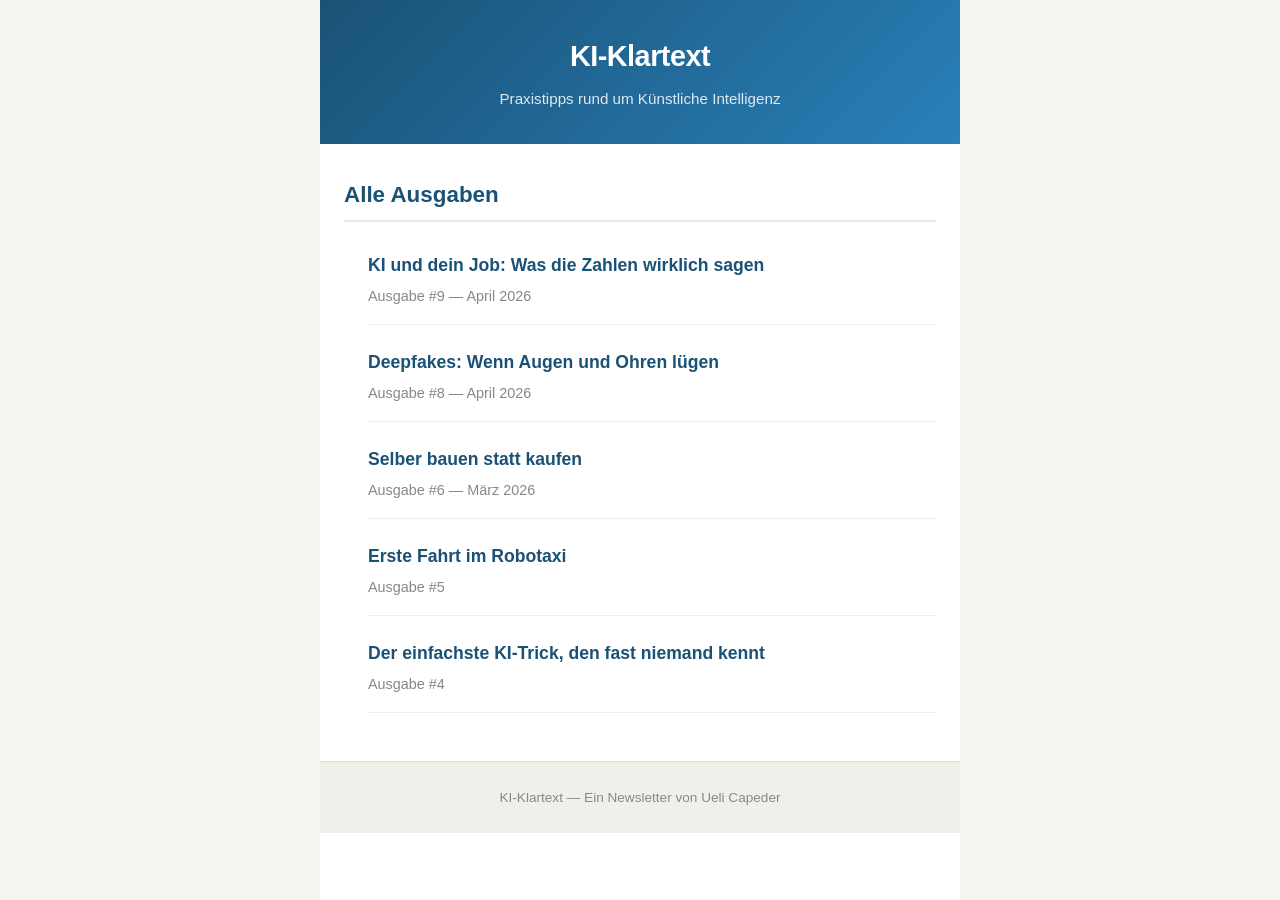
<file: index.html>
<!DOCTYPE html>
<html lang="de">
<head>
    <meta charset="UTF-8">
    <meta name="viewport" content="width=device-width, initial-scale=1.0">
    <title>KI-Klartext — Newsletter-Archiv</title>
    <link rel="stylesheet" href="assets/style.css">
    <style>
        .archive-list { list-style: none; margin: 0; padding: 0; }
        .archive-list li {
            border-bottom: 1px solid #eee;
            padding: 1rem 0;
        }
        .archive-list a {
            color: #1a5276;
            text-decoration: none;
            font-size: 1.1rem;
            font-weight: 600;
        }
        .archive-list a:hover { text-decoration: underline; }
        .archive-list .date {
            color: #888;
            font-size: 0.9rem;
            margin-top: 0.2rem;
        }
    </style>
</head>
<body>
<div class="newsletter">

    <div class="header">
        <h1>KI-Klartext</h1>
        <div class="subtitle">Praxistipps rund um Künstliche Intelligenz</div>
    </div>

    <div class="content">
        <h2>Alle Ausgaben</h2>
        <ul class="archive-list">
            <li>
                <a href="ausgaben/9/">KI und dein Job: Was die Zahlen wirklich sagen</a>
                <div class="date">Ausgabe #9 — April 2026</div>
            </li>
            <li>
                <a href="ausgaben/8/">Deepfakes: Wenn Augen und Ohren lügen</a>
                <div class="date">Ausgabe #8 — April 2026</div>
            </li>
            <li>
                <a href="ausgaben/6/">Selber bauen statt kaufen</a>
                <div class="date">Ausgabe #6 — März 2026</div>
            </li>
            <li>
                <a href="ausgaben/5/">Erste Fahrt im Robotaxi</a>
                <div class="date">Ausgabe #5</div>
            </li>
            <li>
                <a href="ausgaben/4/">Der einfachste KI-Trick, den fast niemand kennt</a>
                <div class="date">Ausgabe #4</div>
            </li>
        </ul>
    </div>

    <div class="footer">
        <p>KI-Klartext — Ein Newsletter von Ueli Capeder</p>
    </div>

</div>
</body>
</html>
</file>
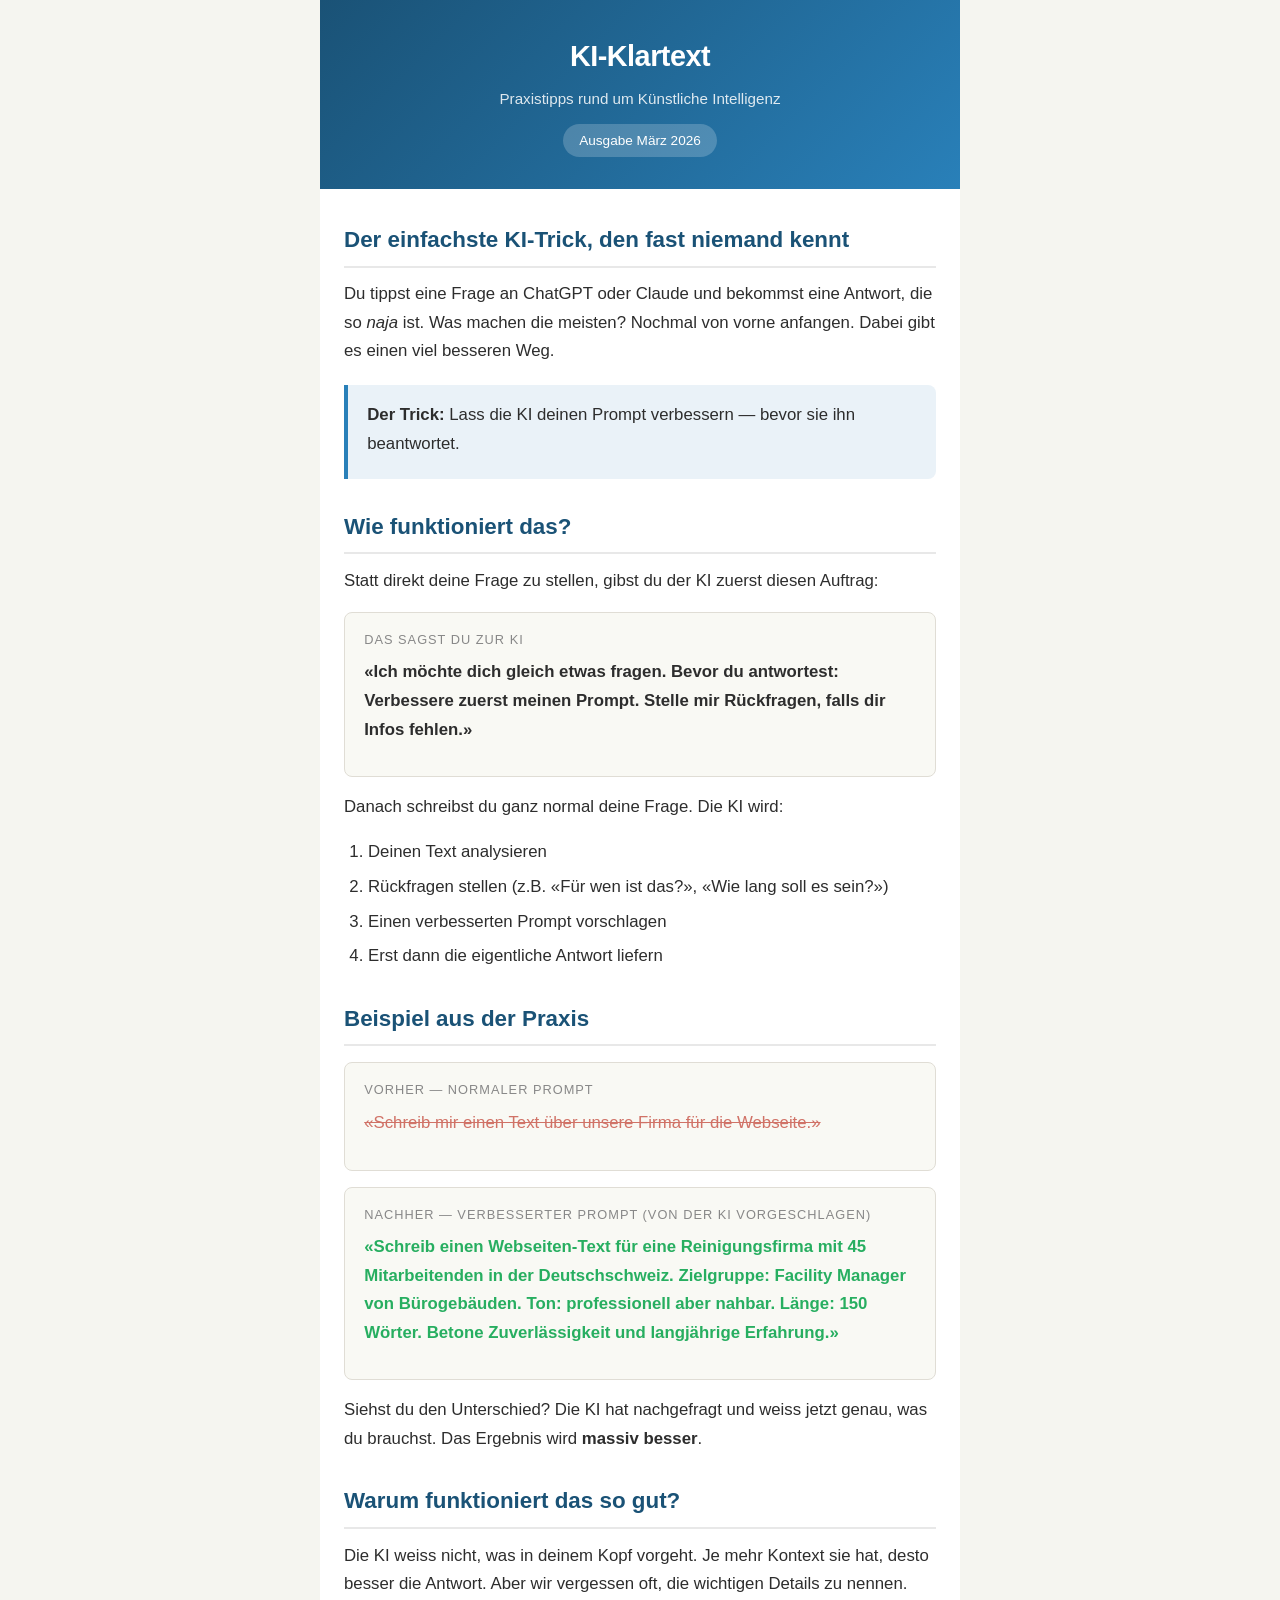
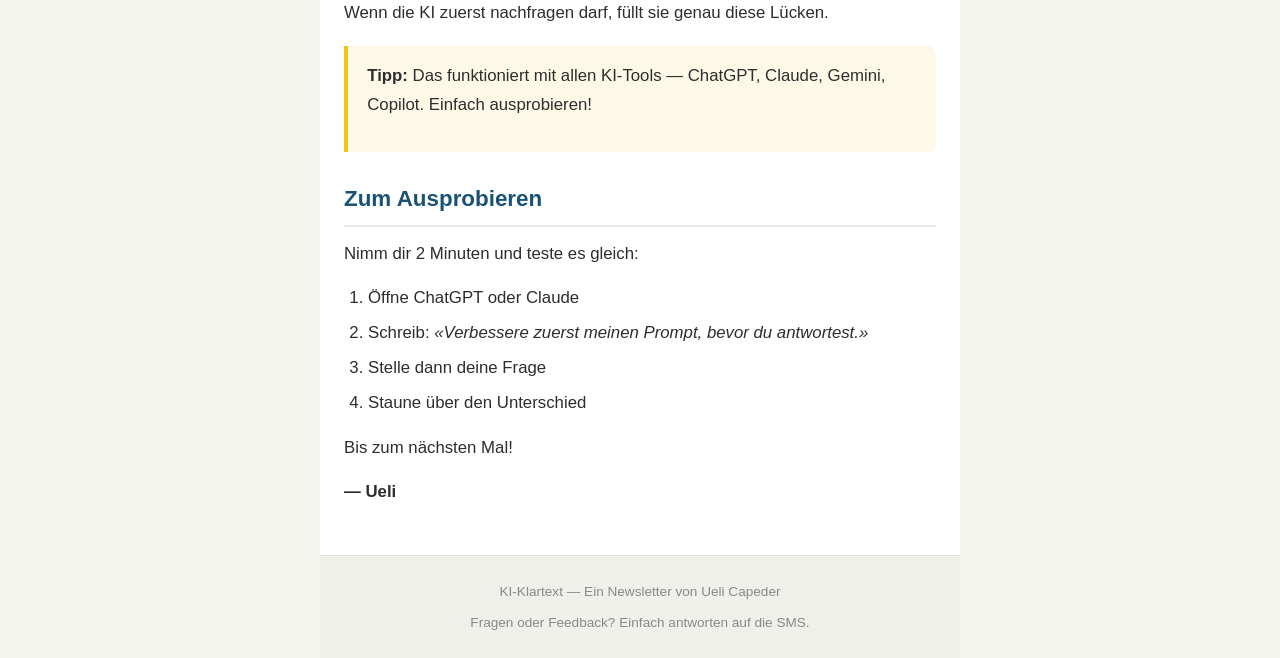
<file: ausgaben/2026-03/index.html>
<!DOCTYPE html>
<html lang="de">
<head>
    <meta charset="UTF-8">
    <meta name="viewport" content="width=device-width, initial-scale=1.0">
    <title>KI-Klartext — Ausgabe März 2026</title>
    <link rel="stylesheet" href="../../assets/style.css">
</head>
<body>
<div class="newsletter">

    <div class="header">
        <h1>KI-Klartext</h1>
        <div class="subtitle">Praxistipps rund um Künstliche Intelligenz</div>
        <div class="edition">Ausgabe März 2026</div>
    </div>

    <div class="content">

        <h2>Der einfachste KI-Trick, den fast niemand kennt</h2>

        <p>Du tippst eine Frage an ChatGPT oder Claude und bekommst eine Antwort, die so <em>naja</em> ist. Was machen die meisten? Nochmal von vorne anfangen. Dabei gibt es einen viel besseren Weg.</p>

        <div class="highlight">
            <p><strong>Der Trick:</strong> Lass die KI deinen Prompt verbessern — bevor sie ihn beantwortet.</p>
        </div>

        <h2>Wie funktioniert das?</h2>

        <p>Statt direkt deine Frage zu stellen, gibst du der KI zuerst diesen Auftrag:</p>

        <div class="example">
            <div class="label">Das sagst du zur KI</div>
            <p><strong>«Ich möchte dich gleich etwas fragen. Bevor du antwortest: Verbessere zuerst meinen Prompt. Stelle mir Rückfragen, falls dir Infos fehlen.»</strong></p>
        </div>

        <p>Danach schreibst du ganz normal deine Frage. Die KI wird:</p>
        <ol>
            <li>Deinen Text analysieren</li>
            <li>Rückfragen stellen (z.B. «Für wen ist das?», «Wie lang soll es sein?»)</li>
            <li>Einen verbesserten Prompt vorschlagen</li>
            <li>Erst dann die eigentliche Antwort liefern</li>
        </ol>

        <h2>Beispiel aus der Praxis</h2>

        <div class="example">
            <div class="label">Vorher — normaler Prompt</div>
            <p class="before">«Schreib mir einen Text über unsere Firma für die Webseite.»</p>
        </div>

        <div class="example">
            <div class="label">Nachher — verbesserter Prompt (von der KI vorgeschlagen)</div>
            <p class="after">«Schreib einen Webseiten-Text für eine Reinigungsfirma mit 45 Mitarbeitenden in der Deutschschweiz. Zielgruppe: Facility Manager von Bürogebäuden. Ton: professionell aber nahbar. Länge: 150 Wörter. Betone Zuverlässigkeit und langjährige Erfahrung.»</p>
        </div>

        <p>Siehst du den Unterschied? Die KI hat nachgefragt und weiss jetzt genau, was du brauchst. Das Ergebnis wird <strong>massiv besser</strong>.</p>

        <h2>Warum funktioniert das so gut?</h2>

        <p>Die KI weiss nicht, was in deinem Kopf vorgeht. Je mehr Kontext sie hat, desto besser die Antwort. Aber wir vergessen oft, die wichtigen Details zu nennen. Wenn die KI zuerst nachfragen darf, füllt sie genau diese Lücken.</p>

        <div class="tip">
            <p><strong>Tipp:</strong> Das funktioniert mit allen KI-Tools — ChatGPT, Claude, Gemini, Copilot. Einfach ausprobieren!</p>
        </div>

        <h2>Zum Ausprobieren</h2>

        <p>Nimm dir 2 Minuten und teste es gleich:</p>
        <ol>
            <li>Öffne ChatGPT oder Claude</li>
            <li>Schreib: <em>«Verbessere zuerst meinen Prompt, bevor du antwortest.»</em></li>
            <li>Stelle dann deine Frage</li>
            <li>Staune über den Unterschied</li>
        </ol>

        <p>Bis zum nächsten Mal!</p>
        <p><strong>— Ueli</strong></p>

    </div>

    <div class="footer">
        <p>KI-Klartext — Ein Newsletter von Ueli Capeder</p>
        <p style="margin-top: 0.5rem;">Fragen oder Feedback? Einfach antworten auf die SMS.</p>
    </div>

</div>
</body>
</html>
</file>
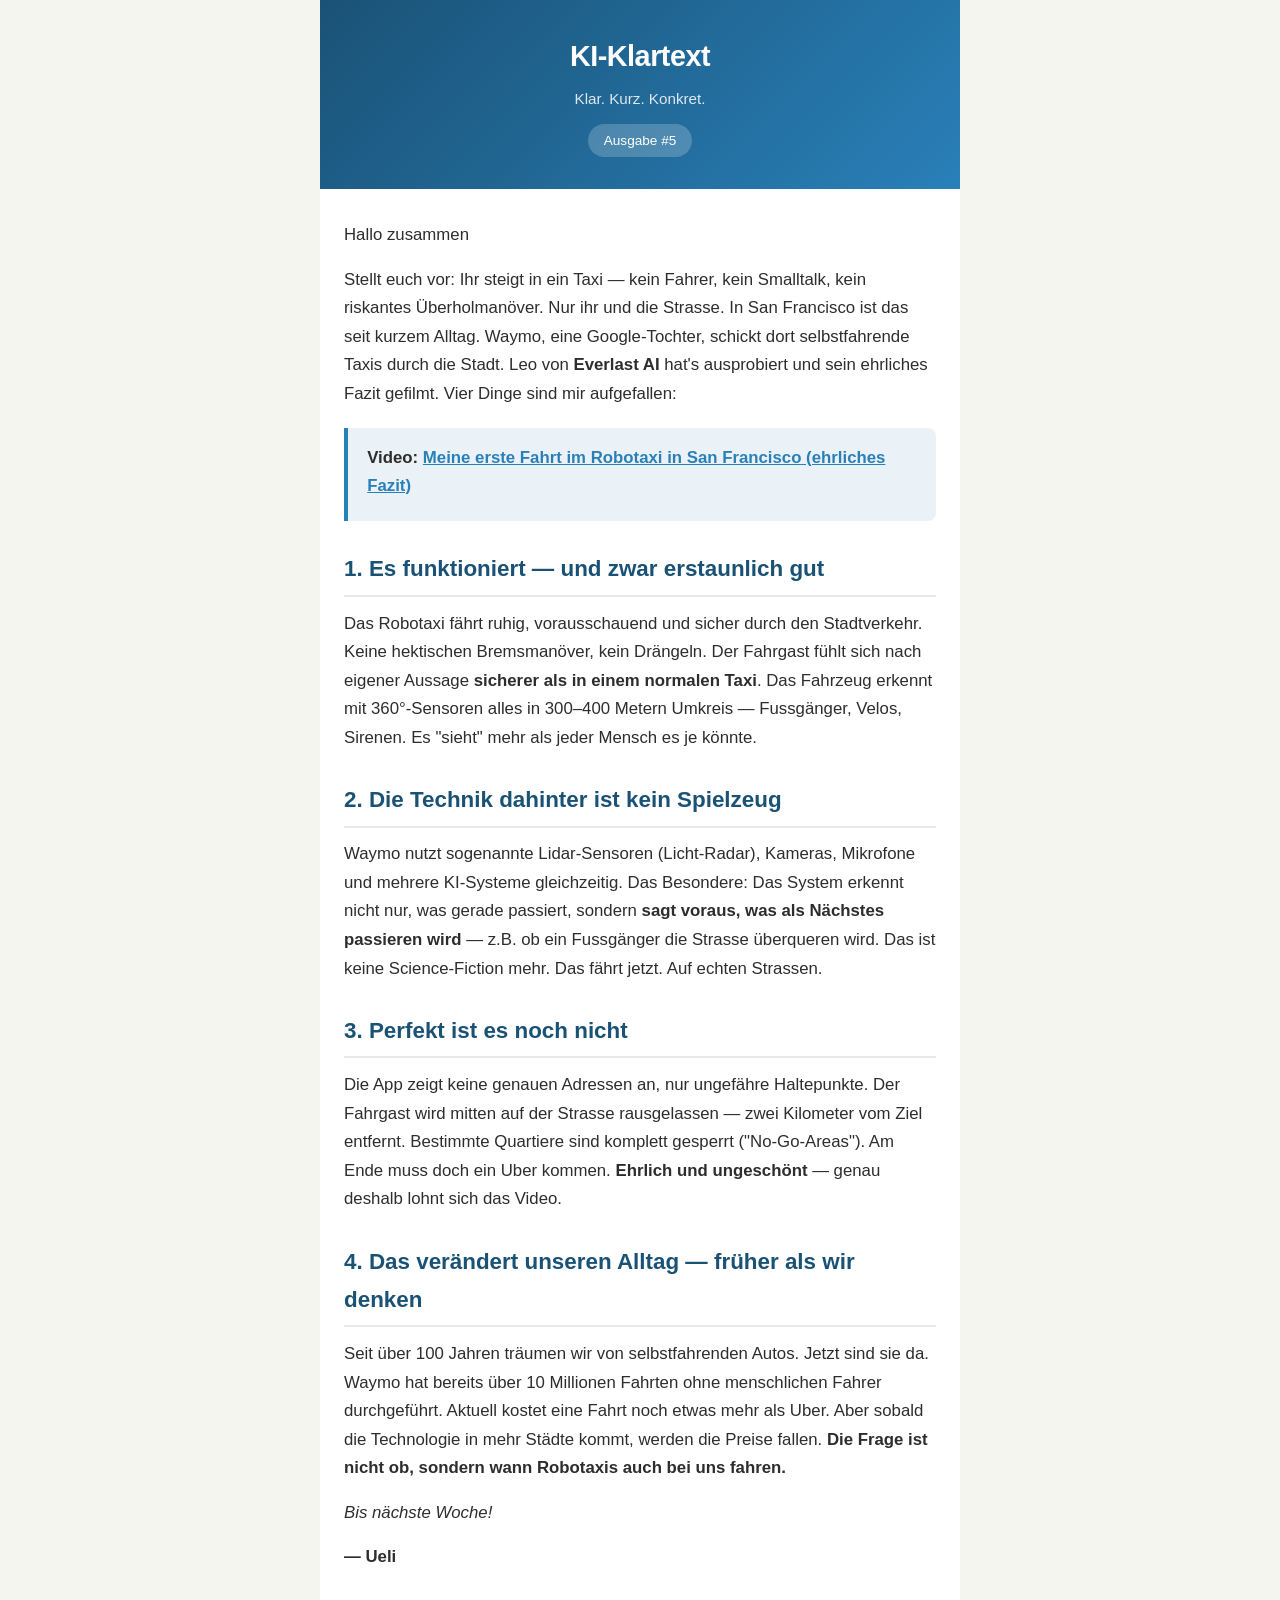
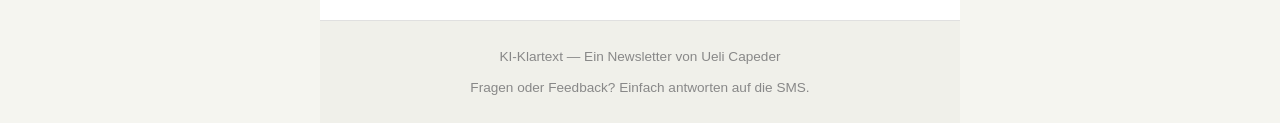
<file: ausgaben/5/index.html>
<!DOCTYPE html>
<html lang="de">
<head>
    <meta charset="UTF-8">
    <meta name="viewport" content="width=device-width, initial-scale=1.0">
    <title>KI-Klartext #5 — Erste Fahrt im Robotaxi</title>
    <link rel="stylesheet" href="../../assets/style.css">
</head>
<body>
<div class="newsletter">

    <div class="header">
        <h1>KI-Klartext</h1>
        <div class="subtitle">Klar. Kurz. Konkret.</div>
        <div class="edition">Ausgabe #5</div>
    </div>

    <div class="content">

        <p>Hallo zusammen</p>

        <p>Stellt euch vor: Ihr steigt in ein Taxi — kein Fahrer, kein Smalltalk, kein riskantes Überholmanöver. Nur ihr und die Strasse. In San Francisco ist das seit kurzem Alltag. Waymo, eine Google-Tochter, schickt dort selbstfahrende Taxis durch die Stadt. Leo von <strong>Everlast AI</strong> hat's ausprobiert und sein ehrliches Fazit gefilmt. Vier Dinge sind mir aufgefallen:</p>

        <div class="highlight">
            <p><strong>Video:</strong> <a href="https://www.youtube.com/watch?v=jd8bfkqKgj8" style="color: #2980b9; font-weight: 600;">Meine erste Fahrt im Robotaxi in San Francisco (ehrliches Fazit)</a></p>
        </div>

        <h2>1. Es funktioniert — und zwar erstaunlich gut</h2>

        <p>Das Robotaxi fährt ruhig, vorausschauend und sicher durch den Stadtverkehr. Keine hektischen Bremsmanöver, kein Drängeln. Der Fahrgast fühlt sich nach eigener Aussage <strong>sicherer als in einem normalen Taxi</strong>. Das Fahrzeug erkennt mit 360°-Sensoren alles in 300–400 Metern Umkreis — Fussgänger, Velos, Sirenen. Es "sieht" mehr als jeder Mensch es je könnte.</p>

        <h2>2. Die Technik dahinter ist kein Spielzeug</h2>

        <p>Waymo nutzt sogenannte Lidar-Sensoren (Licht-Radar), Kameras, Mikrofone und mehrere KI-Systeme gleichzeitig. Das Besondere: Das System erkennt nicht nur, was gerade passiert, sondern <strong>sagt voraus, was als Nächstes passieren wird</strong> — z.B. ob ein Fussgänger die Strasse überqueren wird. Das ist keine Science-Fiction mehr. Das fährt jetzt. Auf echten Strassen.</p>

        <h2>3. Perfekt ist es noch nicht</h2>

        <p>Die App zeigt keine genauen Adressen an, nur ungefähre Haltepunkte. Der Fahrgast wird mitten auf der Strasse rausgelassen — zwei Kilometer vom Ziel entfernt. Bestimmte Quartiere sind komplett gesperrt ("No-Go-Areas"). Am Ende muss doch ein Uber kommen. <strong>Ehrlich und ungeschönt</strong> — genau deshalb lohnt sich das Video.</p>

        <h2>4. Das verändert unseren Alltag — früher als wir denken</h2>

        <p>Seit über 100 Jahren träumen wir von selbstfahrenden Autos. Jetzt sind sie da. Waymo hat bereits über 10 Millionen Fahrten ohne menschlichen Fahrer durchgeführt. Aktuell kostet eine Fahrt noch etwas mehr als Uber. Aber sobald die Technologie in mehr Städte kommt, werden die Preise fallen. <strong>Die Frage ist nicht ob, sondern wann Robotaxis auch bei uns fahren.</strong></p>

        <p><em>Bis nächste Woche!</em></p>
        <p><strong>— Ueli</strong></p>

    </div>

    <div class="footer">
        <p>KI-Klartext — Ein Newsletter von Ueli Capeder</p>
        <p style="margin-top: 0.5rem;">Fragen oder Feedback? Einfach antworten auf die SMS.</p>
    </div>

</div>
</body>
</html>
</file>
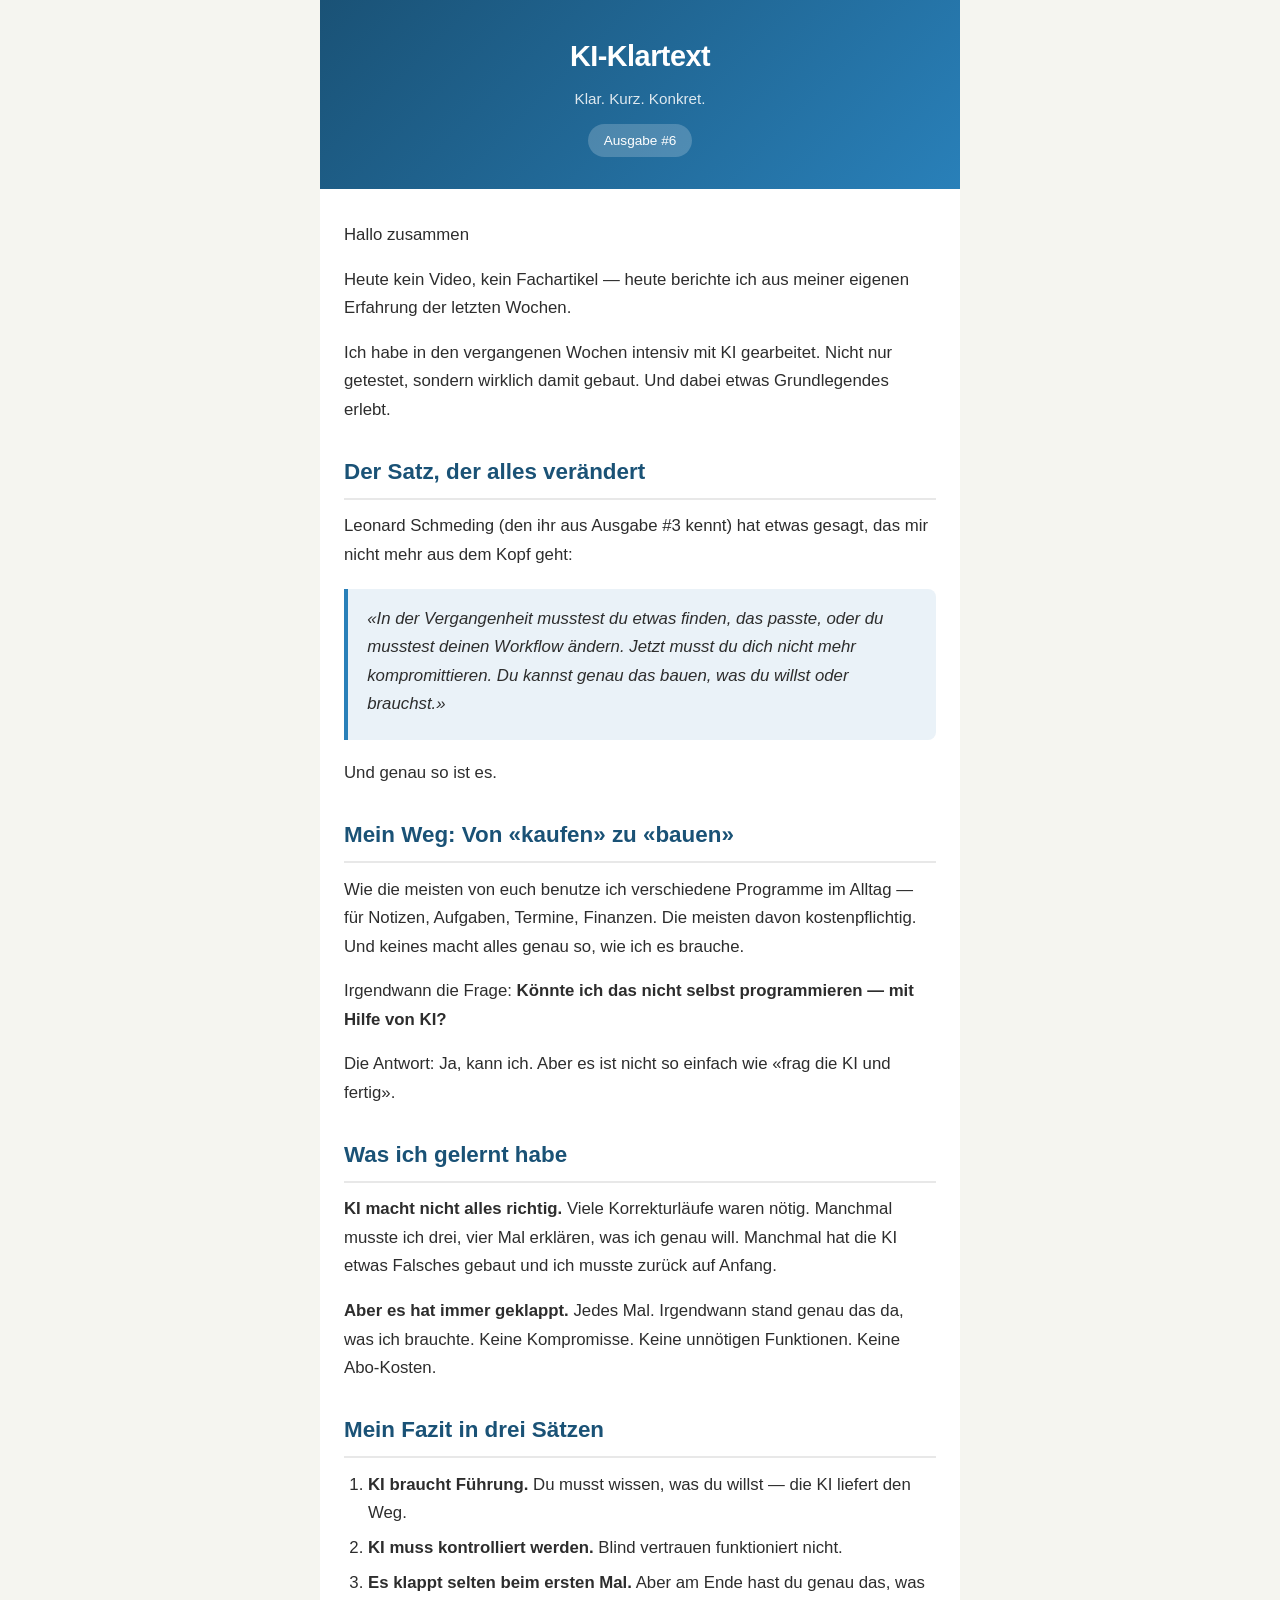
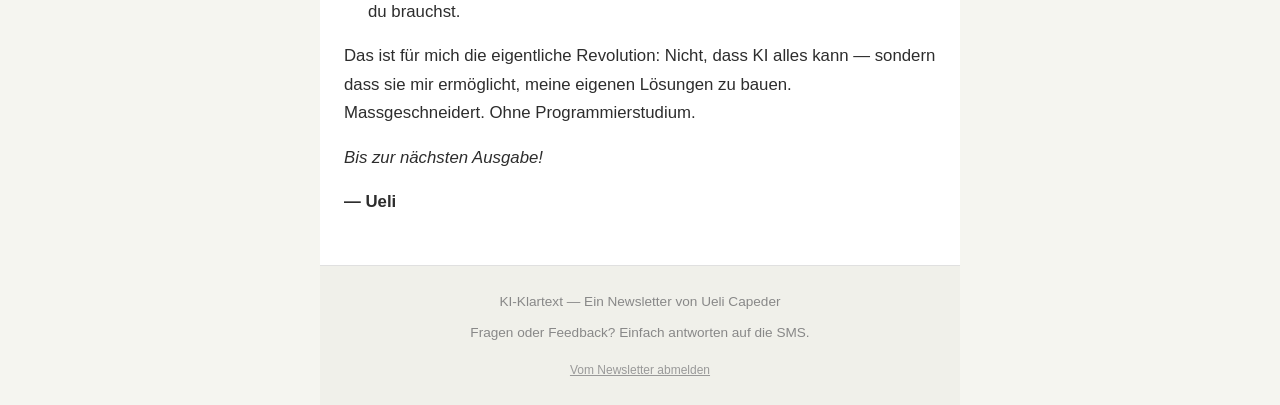
<file: ausgaben/6/index.html>
<!DOCTYPE html>
<html lang="de">
<head>
    <meta charset="UTF-8">
    <meta name="viewport" content="width=device-width, initial-scale=1.0">
    <title>KI-Klartext #6 — Selber bauen statt kaufen</title>
    <link rel="stylesheet" href="../../assets/style.css">
</head>
<body>
<div class="newsletter">

    <div class="header">
        <h1>KI-Klartext</h1>
        <div class="subtitle">Klar. Kurz. Konkret.</div>
        <div class="edition">Ausgabe #6</div>
    </div>

    <div class="content">

        <p>Hallo zusammen</p>

        <p>Heute kein Video, kein Fachartikel — heute berichte ich aus meiner eigenen Erfahrung der letzten Wochen.</p>

        <p>Ich habe in den vergangenen Wochen intensiv mit KI gearbeitet. Nicht nur getestet, sondern wirklich damit gebaut. Und dabei etwas Grundlegendes erlebt.</p>

        <h2>Der Satz, der alles verändert</h2>

        <p>Leonard Schmeding (den ihr aus Ausgabe #3 kennt) hat etwas gesagt, das mir nicht mehr aus dem Kopf geht:</p>

        <div class="highlight">
            <p><em>«In der Vergangenheit musstest du etwas finden, das passte, oder du musstest deinen Workflow ändern. Jetzt musst du dich nicht mehr kompromittieren. Du kannst genau das bauen, was du willst oder brauchst.»</em></p>
        </div>

        <p>Und genau so ist es.</p>

        <h2>Mein Weg: Von «kaufen» zu «bauen»</h2>

        <p>Wie die meisten von euch benutze ich verschiedene Programme im Alltag — für Notizen, Aufgaben, Termine, Finanzen. Die meisten davon kostenpflichtig. Und keines macht alles genau so, wie ich es brauche.</p>

        <p>Irgendwann die Frage: <strong>Könnte ich das nicht selbst programmieren — mit Hilfe von KI?</strong></p>

        <p>Die Antwort: Ja, kann ich. Aber es ist nicht so einfach wie «frag die KI und fertig».</p>

        <h2>Was ich gelernt habe</h2>

        <p><strong>KI macht nicht alles richtig.</strong> Viele Korrekturläufe waren nötig. Manchmal musste ich drei, vier Mal erklären, was ich genau will. Manchmal hat die KI etwas Falsches gebaut und ich musste zurück auf Anfang.</p>

        <p><strong>Aber es hat immer geklappt.</strong> Jedes Mal. Irgendwann stand genau das da, was ich brauchte. Keine Kompromisse. Keine unnötigen Funktionen. Keine Abo-Kosten.</p>

        <h2>Mein Fazit in drei Sätzen</h2>

        <ol>
            <li><strong>KI braucht Führung.</strong> Du musst wissen, was du willst — die KI liefert den Weg.</li>
            <li><strong>KI muss kontrolliert werden.</strong> Blind vertrauen funktioniert nicht.</li>
            <li><strong>Es klappt selten beim ersten Mal.</strong> Aber am Ende hast du genau das, was du brauchst.</li>
        </ol>

        <p>Das ist für mich die eigentliche Revolution: Nicht, dass KI alles kann — sondern dass sie mir ermöglicht, meine eigenen Lösungen zu bauen. Massgeschneidert. Ohne Programmierstudium.</p>

        <p><em>Bis zur nächsten Ausgabe!</em></p>
        <p><strong>— Ueli</strong></p>

    </div>

    <div class="footer">
        <p>KI-Klartext — Ein Newsletter von Ueli Capeder</p>
        <p style="margin-top: 0.5rem;">Fragen oder Feedback? Einfach antworten auf die SMS.</p>
        <p style="margin-top: 1rem; font-size: 0.75rem; color: #999;"><a href="mailto:capeder.ueli@gmail.com?subject=Abmelden%20KI-Klartext" style="color: #999; text-decoration: underline;">Vom Newsletter abmelden</a></p>
    </div>

</div>
</body>
</html>
</file>
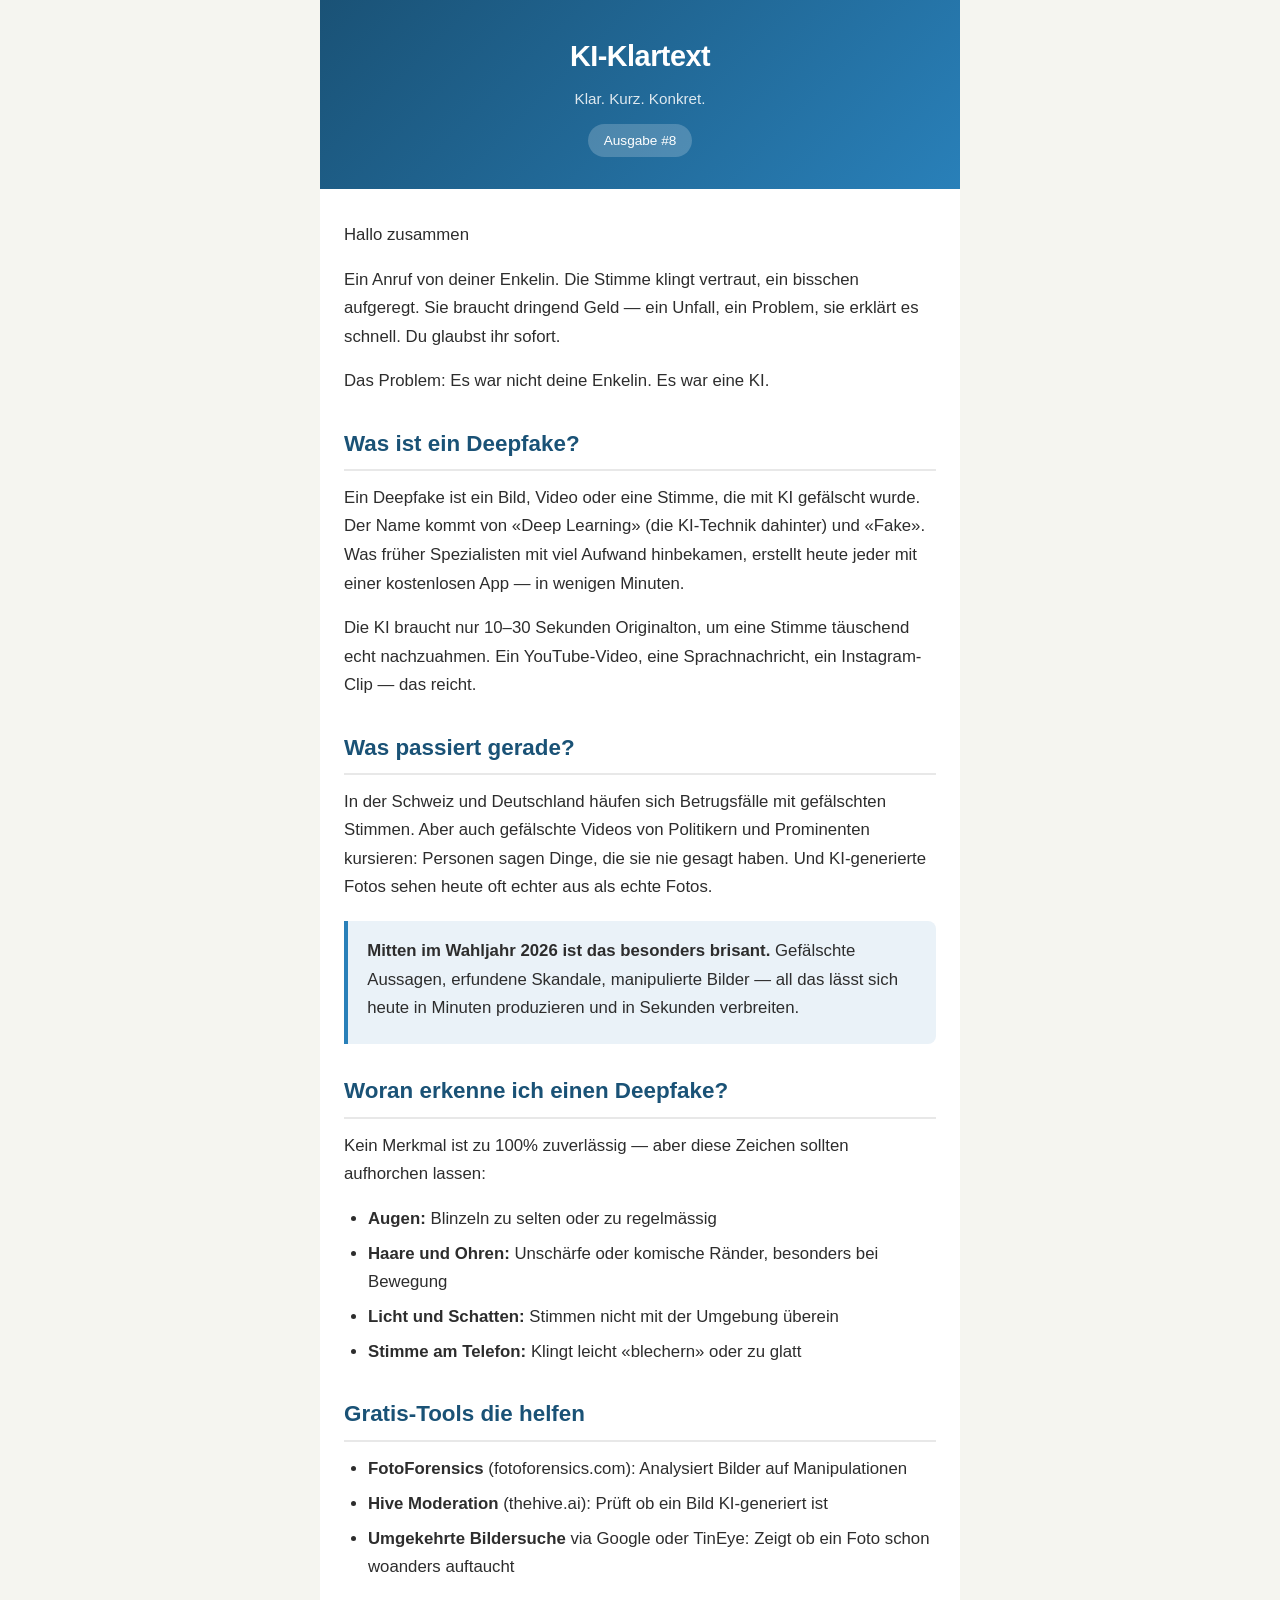
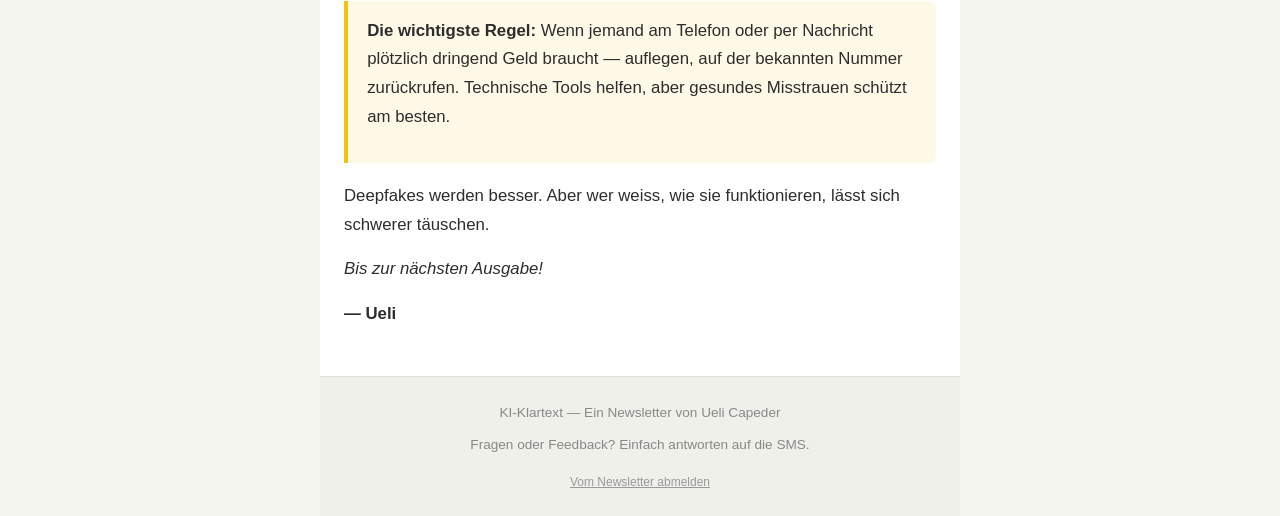
<file: ausgaben/8/index.html>
<!DOCTYPE html>
<html lang="de">
<head>
    <meta charset="UTF-8">
    <meta name="viewport" content="width=device-width, initial-scale=1.0">
    <title>KI-Klartext #8 — Deepfakes: Wenn Augen und Ohren lügen</title>
    <link rel="stylesheet" href="../../assets/style.css">
</head>
<body>
<div class="newsletter">

    <div class="header">
        <h1>KI-Klartext</h1>
        <div class="subtitle">Klar. Kurz. Konkret.</div>
        <div class="edition">Ausgabe #8</div>
    </div>

    <div class="content">

        <p>Hallo zusammen</p>

        <p>Ein Anruf von deiner Enkelin. Die Stimme klingt vertraut, ein bisschen aufgeregt. Sie braucht dringend Geld — ein Unfall, ein Problem, sie erklärt es schnell. Du glaubst ihr sofort.</p>

        <p>Das Problem: Es war nicht deine Enkelin. Es war eine KI.</p>

        <h2>Was ist ein Deepfake?</h2>

        <p>Ein Deepfake ist ein Bild, Video oder eine Stimme, die mit KI gefälscht wurde. Der Name kommt von «Deep Learning» (die KI-Technik dahinter) und «Fake». Was früher Spezialisten mit viel Aufwand hinbekamen, erstellt heute jeder mit einer kostenlosen App — in wenigen Minuten.</p>

        <p>Die KI braucht nur 10–30 Sekunden Originalton, um eine Stimme täuschend echt nachzuahmen. Ein YouTube-Video, eine Sprachnachricht, ein Instagram-Clip — das reicht.</p>

        <h2>Was passiert gerade?</h2>

        <p>In der Schweiz und Deutschland häufen sich Betrugsfälle mit gefälschten Stimmen. Aber auch gefälschte Videos von Politikern und Prominenten kursieren: Personen sagen Dinge, die sie nie gesagt haben. Und KI-generierte Fotos sehen heute oft echter aus als echte Fotos.</p>

        <div class="highlight">
            <p><strong>Mitten im Wahljahr 2026 ist das besonders brisant.</strong> Gefälschte Aussagen, erfundene Skandale, manipulierte Bilder — all das lässt sich heute in Minuten produzieren und in Sekunden verbreiten.</p>
        </div>

        <h2>Woran erkenne ich einen Deepfake?</h2>

        <p>Kein Merkmal ist zu 100% zuverlässig — aber diese Zeichen sollten aufhorchen lassen:</p>

        <ul>
            <li><strong>Augen:</strong> Blinzeln zu selten oder zu regelmässig</li>
            <li><strong>Haare und Ohren:</strong> Unschärfe oder komische Ränder, besonders bei Bewegung</li>
            <li><strong>Licht und Schatten:</strong> Stimmen nicht mit der Umgebung überein</li>
            <li><strong>Stimme am Telefon:</strong> Klingt leicht «blechern» oder zu glatt</li>
        </ul>

        <h2>Gratis-Tools die helfen</h2>

        <ul>
            <li><strong>FotoForensics</strong> (fotoforensics.com): Analysiert Bilder auf Manipulationen</li>
            <li><strong>Hive Moderation</strong> (thehive.ai): Prüft ob ein Bild KI-generiert ist</li>
            <li><strong>Umgekehrte Bildersuche</strong> via Google oder TinEye: Zeigt ob ein Foto schon woanders auftaucht</li>
        </ul>

        <div class="tip">
            <p><strong>Die wichtigste Regel:</strong> Wenn jemand am Telefon oder per Nachricht plötzlich dringend Geld braucht — auflegen, auf der bekannten Nummer zurückrufen. Technische Tools helfen, aber gesundes Misstrauen schützt am besten.</p>
        </div>

        <p>Deepfakes werden besser. Aber wer weiss, wie sie funktionieren, lässt sich schwerer täuschen.</p>

        <p><em>Bis zur nächsten Ausgabe!</em></p>
        <p><strong>— Ueli</strong></p>

    </div>

    <div class="footer">
        <p>KI-Klartext — Ein Newsletter von Ueli Capeder</p>
        <p style="margin-top: 0.5rem;">Fragen oder Feedback? Einfach antworten auf die SMS.</p>
        <p style="margin-top: 1rem; font-size: 0.75rem; color: #999;"><a href="mailto:capeder.ueli@gmail.com?subject=Abmelden%20KI-Klartext" style="color: #999; text-decoration: underline;">Vom Newsletter abmelden</a></p>
    </div>

</div>
</body>
</html>
</file>
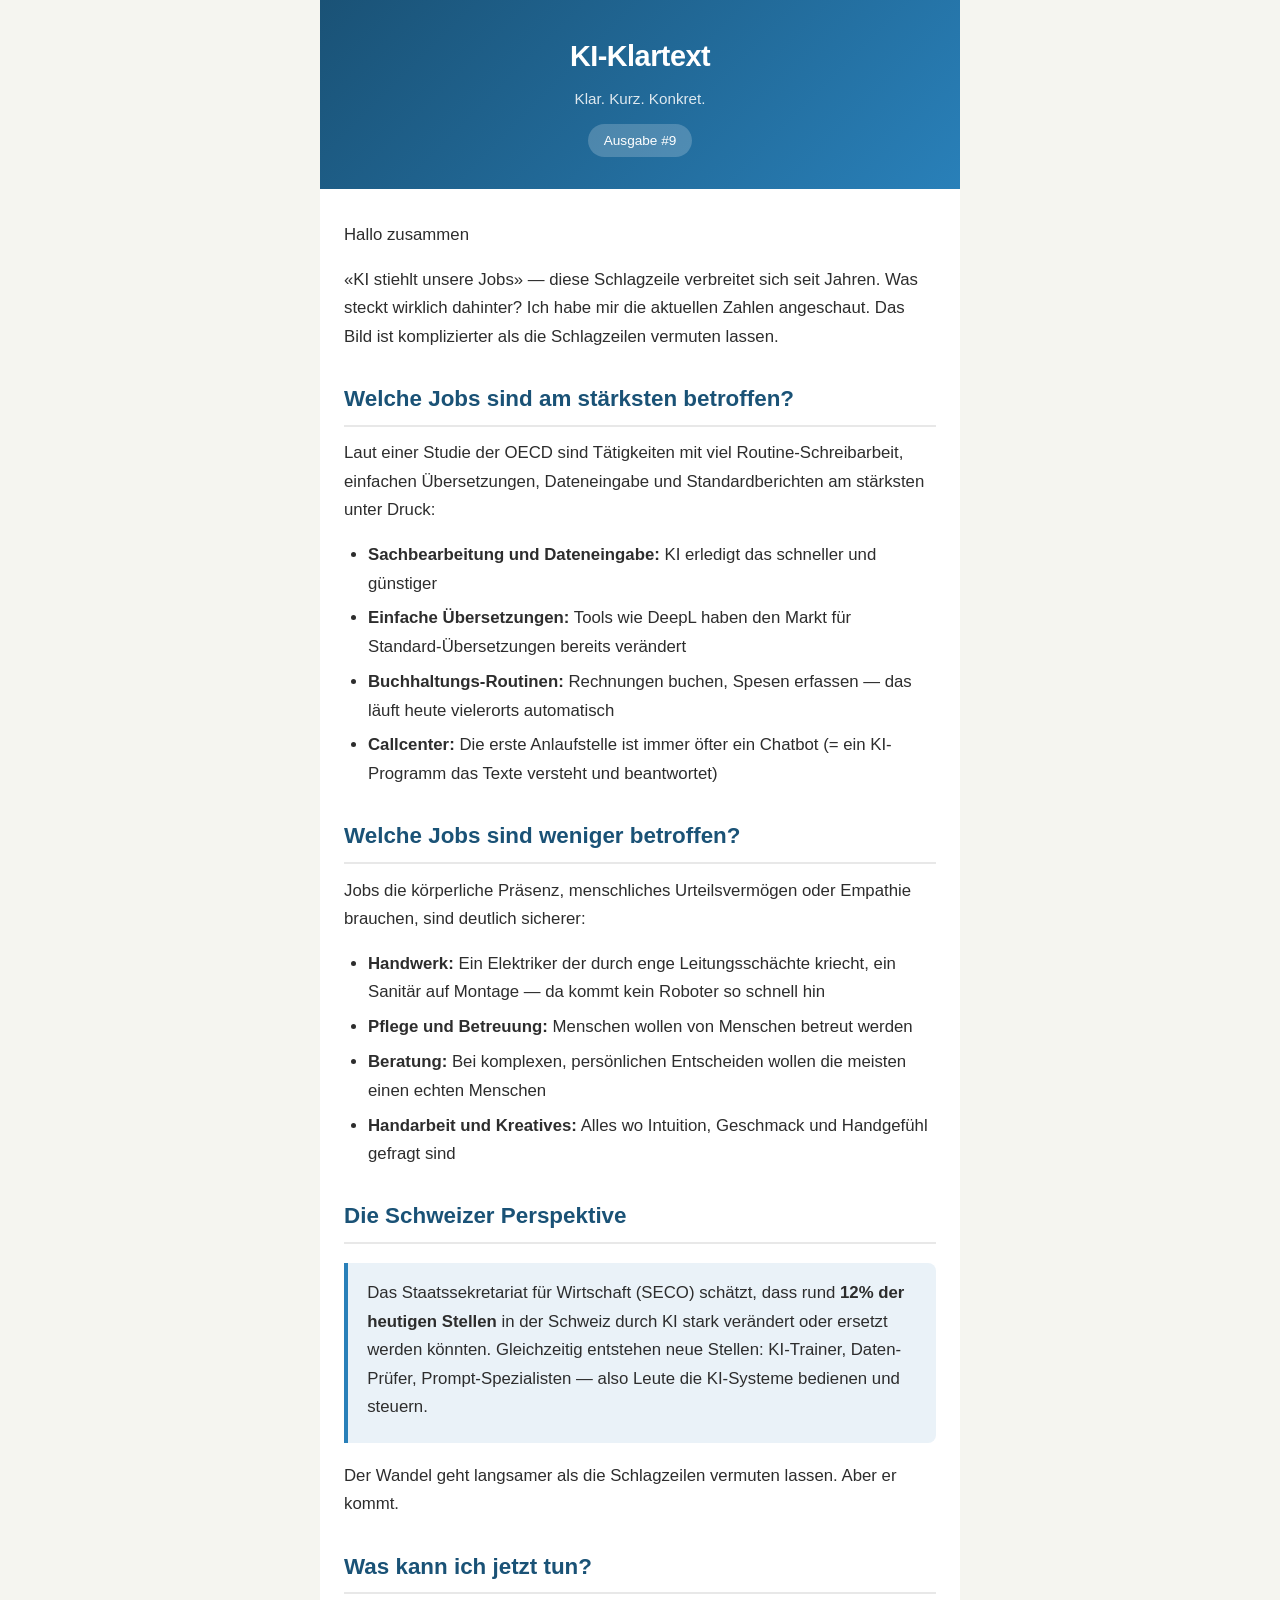
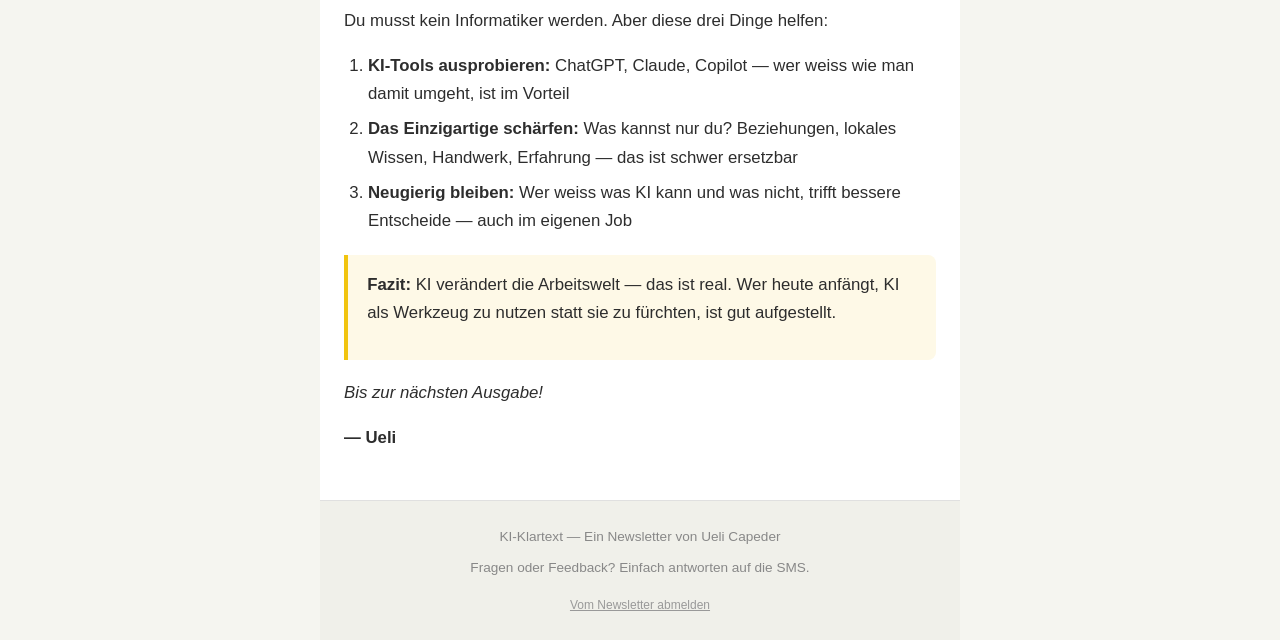
<file: ausgaben/9/index.html>
<!DOCTYPE html>
<html lang="de">
<head>
    <meta charset="UTF-8">
    <meta name="viewport" content="width=device-width, initial-scale=1.0">
    <title>KI-Klartext #9 — KI und dein Job: Was die Zahlen wirklich sagen</title>
    <link rel="stylesheet" href="../../assets/style.css">
</head>
<body>
<div class="newsletter">

    <div class="header">
        <h1>KI-Klartext</h1>
        <div class="subtitle">Klar. Kurz. Konkret.</div>
        <div class="edition">Ausgabe #9</div>
    </div>

    <div class="content">

        <p>Hallo zusammen</p>

        <p>«KI stiehlt unsere Jobs» — diese Schlagzeile verbreitet sich seit Jahren. Was steckt wirklich dahinter? Ich habe mir die aktuellen Zahlen angeschaut. Das Bild ist komplizierter als die Schlagzeilen vermuten lassen.</p>

        <h2>Welche Jobs sind am stärksten betroffen?</h2>

        <p>Laut einer Studie der OECD sind Tätigkeiten mit viel Routine-Schreibarbeit, einfachen Übersetzungen, Dateneingabe und Standardberichten am stärksten unter Druck:</p>

        <ul>
            <li><strong>Sachbearbeitung und Dateneingabe:</strong> KI erledigt das schneller und günstiger</li>
            <li><strong>Einfache Übersetzungen:</strong> Tools wie DeepL haben den Markt für Standard-Übersetzungen bereits verändert</li>
            <li><strong>Buchhaltungs-Routinen:</strong> Rechnungen buchen, Spesen erfassen — das läuft heute vielerorts automatisch</li>
            <li><strong>Callcenter:</strong> Die erste Anlaufstelle ist immer öfter ein Chatbot (= ein KI-Programm das Texte versteht und beantwortet)</li>
        </ul>

        <h2>Welche Jobs sind weniger betroffen?</h2>

        <p>Jobs die körperliche Präsenz, menschliches Urteilsvermögen oder Empathie brauchen, sind deutlich sicherer:</p>

        <ul>
            <li><strong>Handwerk:</strong> Ein Elektriker der durch enge Leitungsschächte kriecht, ein Sanitär auf Montage — da kommt kein Roboter so schnell hin</li>
            <li><strong>Pflege und Betreuung:</strong> Menschen wollen von Menschen betreut werden</li>
            <li><strong>Beratung:</strong> Bei komplexen, persönlichen Entscheiden wollen die meisten einen echten Menschen</li>
            <li><strong>Handarbeit und Kreatives:</strong> Alles wo Intuition, Geschmack und Handgefühl gefragt sind</li>
        </ul>

        <h2>Die Schweizer Perspektive</h2>

        <div class="highlight">
            <p>Das Staatssekretariat für Wirtschaft (SECO) schätzt, dass rund <strong>12% der heutigen Stellen</strong> in der Schweiz durch KI stark verändert oder ersetzt werden könnten. Gleichzeitig entstehen neue Stellen: KI-Trainer, Daten-Prüfer, Prompt-Spezialisten — also Leute die KI-Systeme bedienen und steuern.</p>
        </div>

        <p>Der Wandel geht langsamer als die Schlagzeilen vermuten lassen. Aber er kommt.</p>

        <h2>Was kann ich jetzt tun?</h2>

        <p>Du musst kein Informatiker werden. Aber diese drei Dinge helfen:</p>

        <ol>
            <li><strong>KI-Tools ausprobieren:</strong> ChatGPT, Claude, Copilot — wer weiss wie man damit umgeht, ist im Vorteil</li>
            <li><strong>Das Einzigartige schärfen:</strong> Was kannst nur du? Beziehungen, lokales Wissen, Handwerk, Erfahrung — das ist schwer ersetzbar</li>
            <li><strong>Neugierig bleiben:</strong> Wer weiss was KI kann und was nicht, trifft bessere Entscheide — auch im eigenen Job</li>
        </ol>

        <div class="tip">
            <p><strong>Fazit:</strong> KI verändert die Arbeitswelt — das ist real. Wer heute anfängt, KI als Werkzeug zu nutzen statt sie zu fürchten, ist gut aufgestellt.</p>
        </div>

        <p><em>Bis zur nächsten Ausgabe!</em></p>
        <p><strong>— Ueli</strong></p>

    </div>

    <div class="footer">
        <p>KI-Klartext — Ein Newsletter von Ueli Capeder</p>
        <p style="margin-top: 0.5rem;">Fragen oder Feedback? Einfach antworten auf die SMS.</p>
        <p style="margin-top: 1rem; font-size: 0.75rem; color: #999;"><a href="mailto:capeder.ueli@gmail.com?subject=Abmelden%20KI-Klartext" style="color: #999; text-decoration: underline;">Vom Newsletter abmelden</a></p>
    </div>

</div>
</body>
</html>
</file>
<file: assets/style.css>
/* KI-Klartext Newsletter — Responsive Styles */
* { margin: 0; padding: 0; box-sizing: border-box; }

body {
    font-family: -apple-system, BlinkMacSystemFont, 'Segoe UI', Roboto, sans-serif;
    background: #f5f5f0;
    color: #2d2d2d;
    line-height: 1.7;
}

.newsletter {
    max-width: 640px;
    margin: 0 auto;
    background: #fff;
    min-height: 100vh;
}

/* Header */
.header {
    background: linear-gradient(135deg, #1a5276, #2980b9);
    color: #fff;
    padding: 2rem 1.5rem;
    text-align: center;
}
.header h1 {
    font-size: 1.8rem;
    font-weight: 700;
    letter-spacing: -0.5px;
}
.header .subtitle {
    font-size: 0.95rem;
    opacity: 0.85;
    margin-top: 0.3rem;
}
.header .edition {
    display: inline-block;
    background: rgba(255,255,255,0.2);
    padding: 0.3rem 1rem;
    border-radius: 20px;
    font-size: 0.85rem;
    margin-top: 0.8rem;
}

/* Content */
.content {
    padding: 2rem 1.5rem;
}
.content h2 {
    font-size: 1.4rem;
    color: #1a5276;
    margin: 1.8rem 0 0.8rem 0;
    padding-bottom: 0.4rem;
    border-bottom: 2px solid #e8e8e8;
}
.content h2:first-child {
    margin-top: 0;
}
.content h3 {
    font-size: 1.1rem;
    color: #2c3e50;
    margin: 1.2rem 0 0.5rem 0;
}
.content p {
    margin-bottom: 1rem;
    font-size: 1.05rem;
}
.content ul, .content ol {
    margin: 0.5rem 0 1rem 1.5rem;
}
.content li {
    margin-bottom: 0.4rem;
    font-size: 1.05rem;
}

/* Highlight Box */
.highlight {
    background: #eaf2f8;
    border-left: 4px solid #2980b9;
    padding: 1rem 1.2rem;
    margin: 1.2rem 0;
    border-radius: 0 8px 8px 0;
}
.highlight p {
    margin-bottom: 0.3rem;
}

/* Example Box */
.example {
    background: #f9f9f4;
    border: 1px solid #e0ddd5;
    border-radius: 8px;
    padding: 1rem 1.2rem;
    margin: 1rem 0;
}
.example .label {
    font-size: 0.8rem;
    text-transform: uppercase;
    letter-spacing: 1px;
    color: #888;
    margin-bottom: 0.5rem;
}
.example .before {
    color: #c0392b;
    text-decoration: line-through;
    opacity: 0.7;
}
.example .after {
    color: #27ae60;
    font-weight: 600;
}

/* Tip Box */
.tip {
    background: #fef9e7;
    border-left: 4px solid #f1c40f;
    padding: 1rem 1.2rem;
    margin: 1.2rem 0;
    border-radius: 0 8px 8px 0;
}

/* Footer */
.footer {
    background: #f0f0ea;
    padding: 1.5rem;
    text-align: center;
    font-size: 0.85rem;
    color: #888;
    border-top: 1px solid #e0e0e0;
}
.footer a {
    color: #2980b9;
    text-decoration: none;
}

/* Responsive */
@media (max-width: 480px) {
    .header { padding: 1.5rem 1rem; }
    .header h1 { font-size: 1.5rem; }
    .content { padding: 1.5rem 1rem; }
    .content h2 { font-size: 1.2rem; }
    .content p, .content li { font-size: 1rem; }
}
</file>
